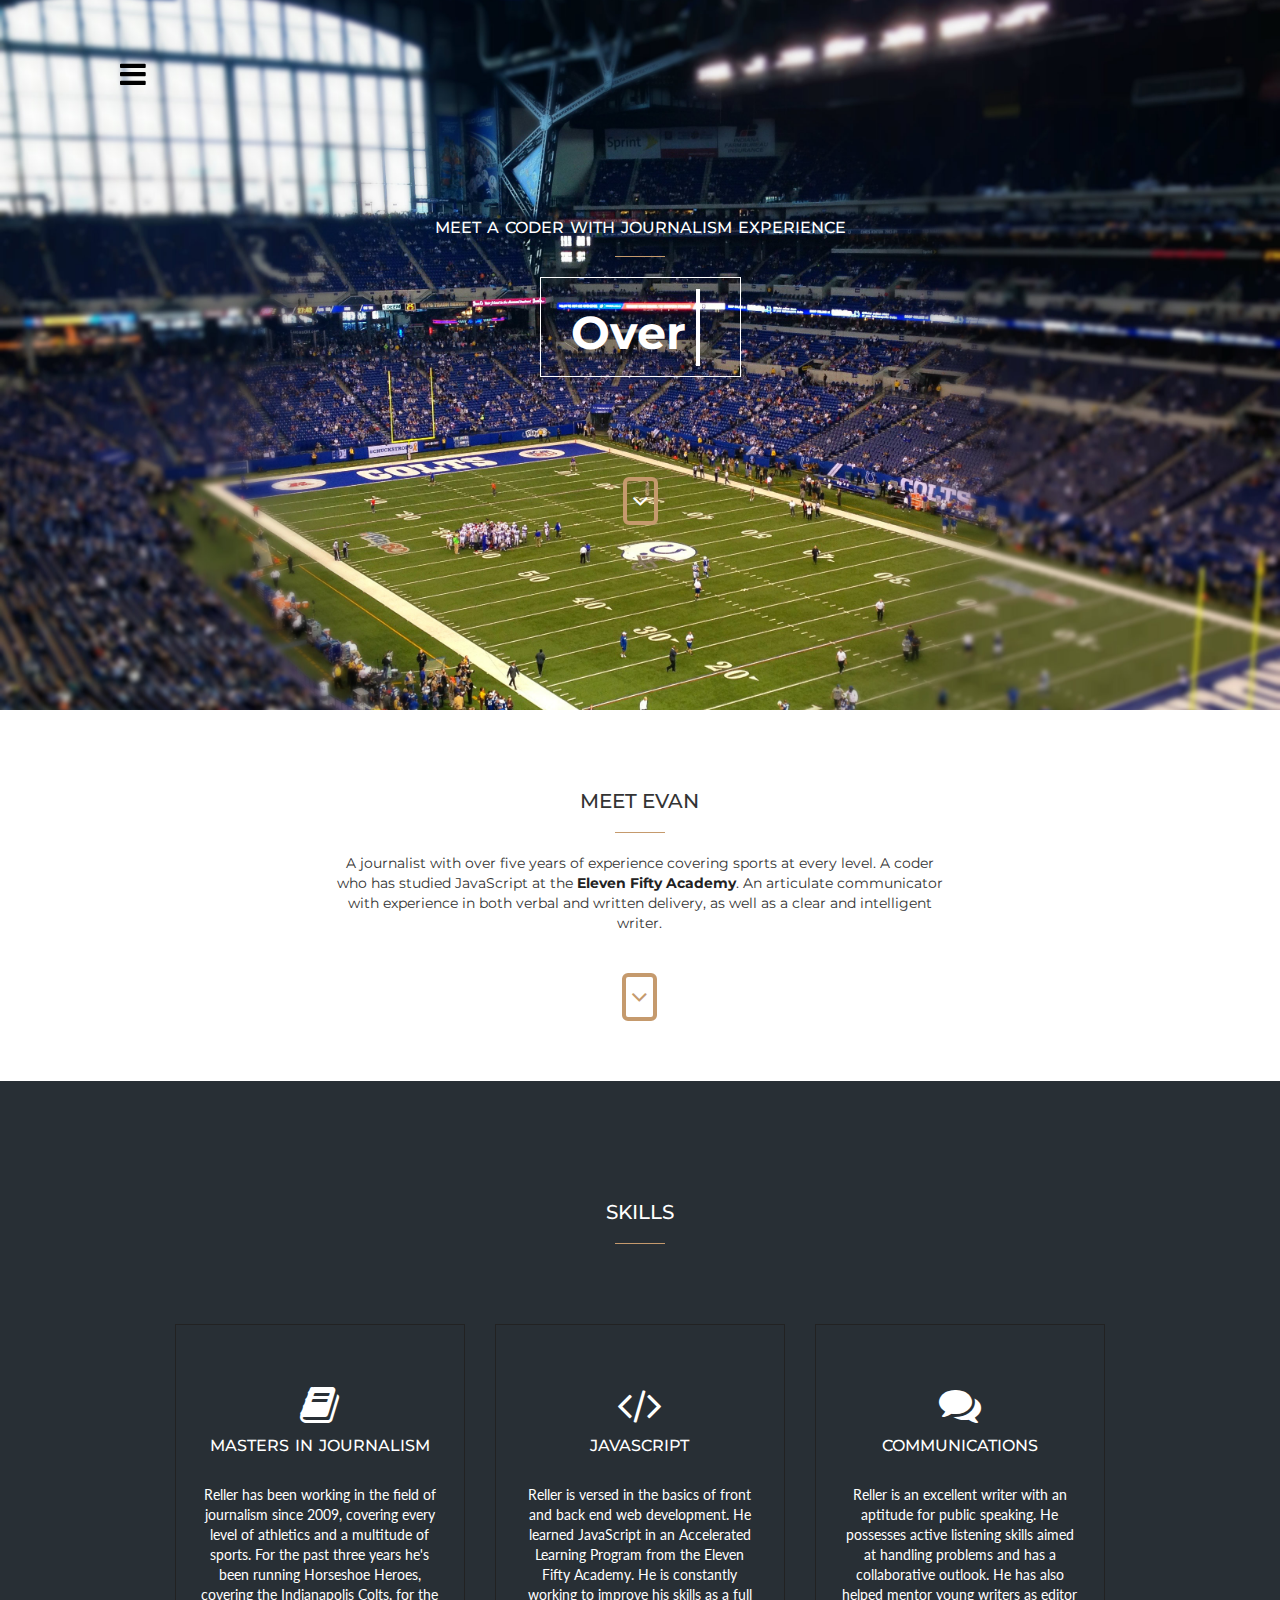
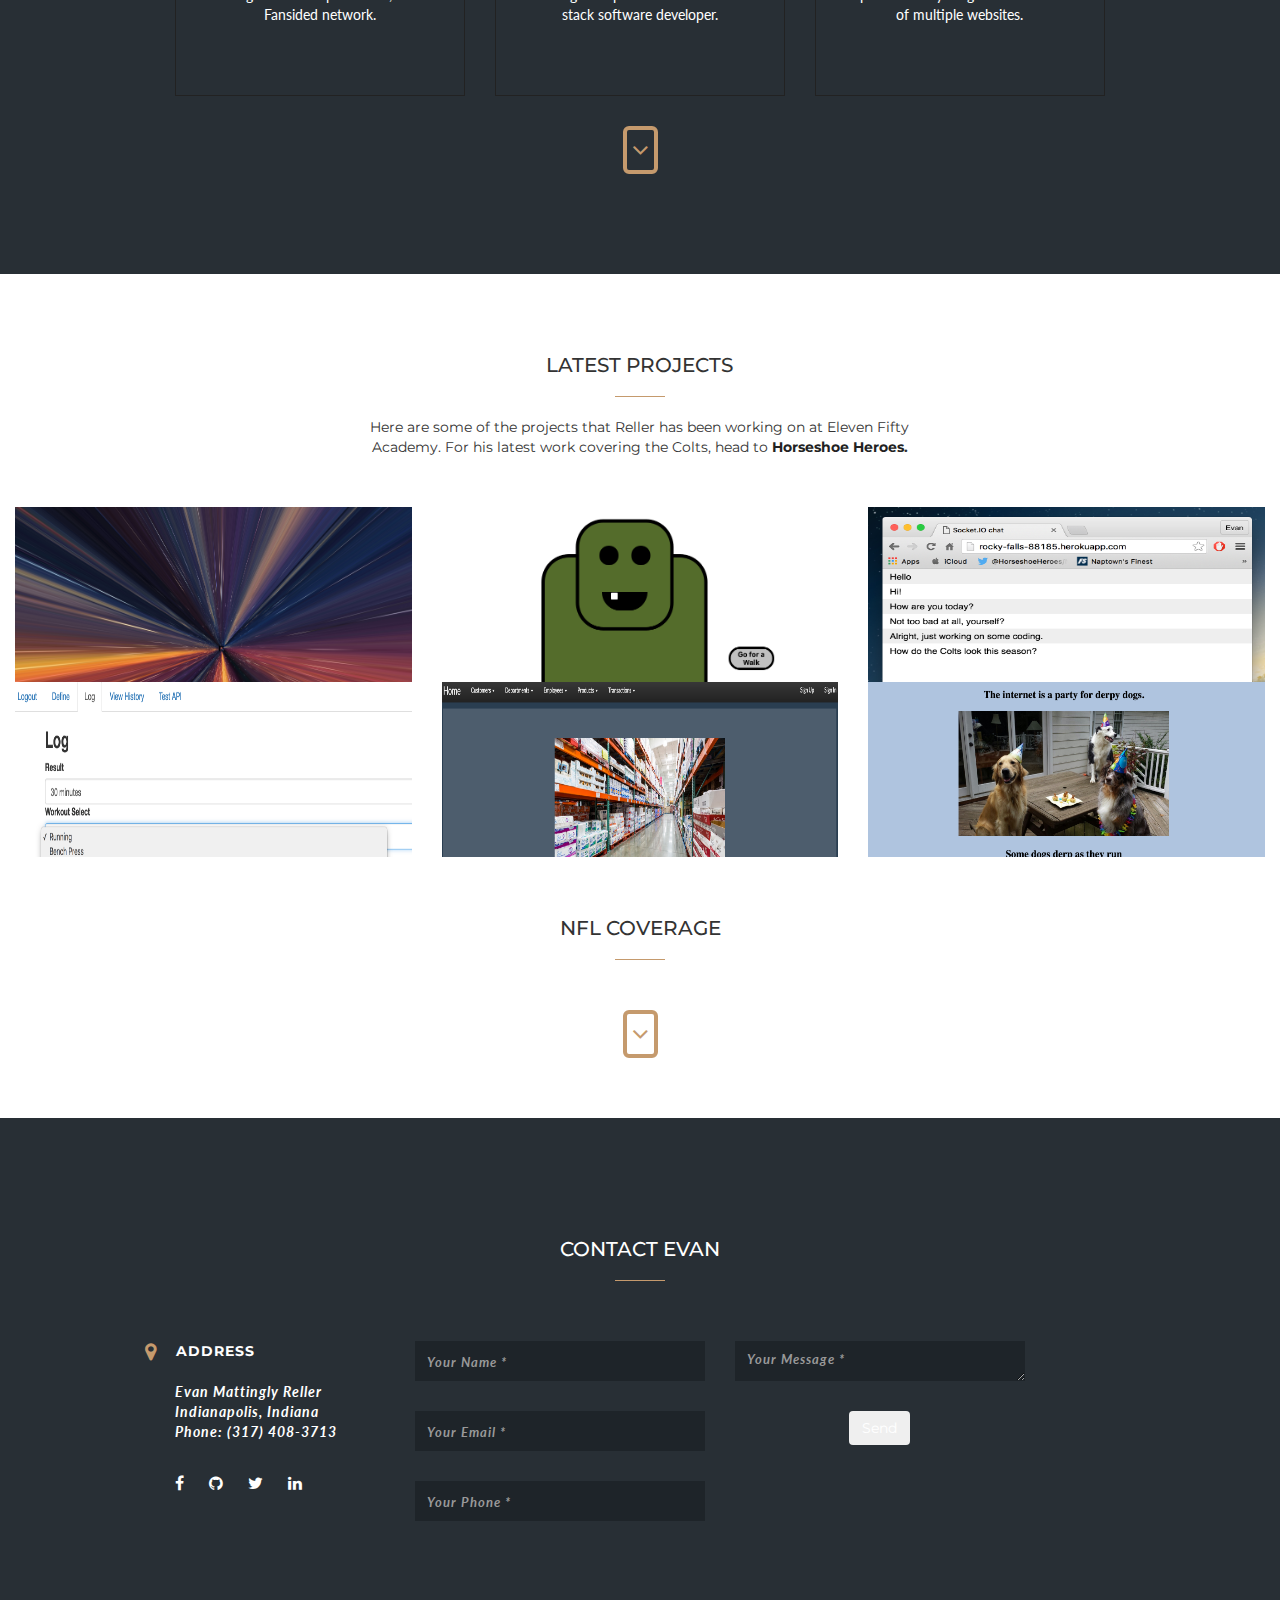
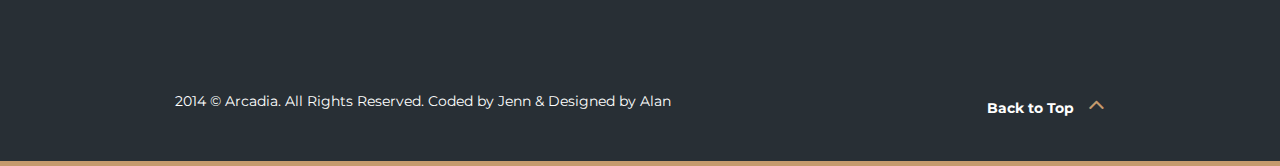
<file: index.html>
<!DOCTYPE html>
<html lang="en">
  <head>
    <!-- Basic Page Needs
    ================================================== -->
    <meta charset="utf-8">
    <!--[if IE]><meta http-equiv="x-ua-compatible" content="IE=9" /><![endif]-->
    <meta name="viewport" content="width=device-width, initial-scale=1">
    <title>Evan Mattingly Reller</title>
    <meta name="description" content="Your Description Here">
    <meta name="keywords" content="free boostrap, bootstrap template, freebies, free theme, free website, free portfolio theme, portfolio, personal, cv">
    <meta name="author" content="Jenn, ThemeForces.com">
    
    <!-- Favicons
    ================================================== -->
    <link rel="shortcut icon" href="img/favicon.ico" type="image/x-icon">
    <link rel="apple-touch-icon" href="img/apple-touch-icon.png">
    <link rel="apple-touch-icon" sizes="72x72" href="img/apple-touch-icon-72x72.png">
    <link rel="apple-touch-icon" sizes="114x114" href="img/apple-touch-icon-114x114.png">

    <!-- Bootstrap -->
    <link rel="stylesheet" type="text/css"  href="css/bootstrap.css">
    <link rel="stylesheet" type="text/css" href="font-awesome-4.2.0/css/font-awesome.css">
    <link rel="stylesheet" type="text/css" href="css/jasny-bootstrap.min.css">
    <link rel="stylesheet" type="text/css" href="css/animate.css">

    <!-- Slider
    ================================================== -->
    <link href="css/owl.carousel.css" rel="stylesheet" media="screen">
    <link href="css/owl.theme.css" rel="stylesheet" media="screen">

    <!-- Stylesheet
    ================================================== -->
    <link rel="stylesheet" type="text/css"  href="css/style.css">
    <link rel="stylesheet" type="text/css" href="css/responsive.css">


    <link href='http://fonts.googleapis.com/css?family=Montserrat:400,700' rel='stylesheet' type='text/css'>

    <script type="text/javascript" src="js/modernizr.custom.js"></script>

    <!-- HTML5 shim and Respond.js for IE8 support of HTML5 elements and media queries -->
    <!-- WARNING: Respond.js doesn't work if you view the page via file:// -->
    <!--[if lt IE 9]>
      <script src="https://oss.maxcdn.com/html5shiv/3.7.2/html5shiv.min.js"></script>
      <script src="https://oss.maxcdn.com/respond/1.4.2/respond.min.js"></script>
    <![endif]-->
    <link href="http://horseshoeheroes.com/author/ereller/feed/" rel="alternate" type="application/rss+xml" title="Latest from Horseshoe Heroes">
  </head>
  <body>

    <!-- Off Canvas Navigation
    ================================================== -->
    <div class="navmenu navmenu-default navmenu-fixed-left offcanvas"> <!--- Off Canvas Side Menu -->
        <div class="close" data-toggle="offcanvas" data-target=".navmenu">
            <span class="fa fa-close"></span>
        </div>
        <div class="add-margin"></div>
        <ul class="nav navmenu-nav"> <!--- Menu -->
            <li><a href="#home" class="page-scroll">Home</a></li>
            <li><a href="#meet-us" class="page-scroll">Overview</a></li>
            <li><a href="#services" class="page-scroll">Services</a></li>
            <li><a href="#works" class="page-scroll">Portfolio</a></li>
            <!--<li><a href="#about-us" class="page-scroll">About Evan</a></li>-->
            <li><a href="#contact" class="page-scroll">Contact Evan</a></li>
        </ul><!--- End Menu -->
    </div> <!--- End Off Canvas Side Menu -->

    <!-- Home Section -->
    <div id="home">
        <div class="container text-center">
            <!-- Navigation -->
            <nav id="menu" data-toggle="offcanvas" data-target=".navmenu">
                <span class="fa fa-bars"></span>
            </nav>

            <div class="content">
                <h4>Meet a coder with journalism experience</h4>
                <hr>
                <div class="header-text btn">
                    <h1><span id="head-title"></span></h1>
                </div>
            </div>

            <a href="#meet-us" class="down-btn page-scroll">
                <span class="fa fa-angle-down"></span>
            </a>
        </div>
    </div>

    <!-- Meet Us Section -->
    <div id="meet-us">
        <div class="container">
            <div class="row text-center">
                <div class="col-md-8 col-md-offset-2">
                    <div class="section-title">
                        <h2>Meet Evan</h2>
                        <hr>
                    </div>
                    <p>A journalist with over five years of experience covering sports at every level. A coder who has studied JavaScript at the <a href="https://elevenfifty.org/" target="_blank"><b>Eleven Fifty Academy</b></a>. An articulate communicator with experience in both verbal and written delivery, as well as a clear and intelligent writer.</p>
                    <a href="#services" class="down-btn page-scroll">
                        <span class="fa fa-angle-down"></span>
                    </a>
                </div>
            </div>
        </div>
    </div>

    <!-- Overview Video Section 
    <div id="overview-video">
        <div class="overlay">
            <div class="container">
                <a href="#">
                    <span class="fa fa-play"></span>
                </a>
            </div>
        </div>
    </div>
    -->

    <!-- Services Section -->
    <div id="services">
        <div class="container text-center">
            <div class="row">
                <div class="col-md-8 col-md-offset-2">
                    <div class="section-title">
                        <h2>Skills</h2>
                        <hr>
                    </div>
                </div>
            </div>

            <div class="space"></div>

            <div class="row">
                <div class="col-md-4 col-sm-4">
                    <div class="service">
                        <span class="fa fa-book fa-3x"></span>
                        <h4>Masters in Journalism</h4>
                        <p>Reller has been working in the field of journalism since 2009, covering every level of athletics and a multitude of sports. For the past three years he's been running Horseshoe Heroes, covering the Indianapolis Colts, for the Fansided network.</p>
                    </div>
                </div>

                <div class="col-md-4 col-sm-4">
                    <div class="service">
                        <span class="fa fa-code fa-3x"></span>
                        <h4>JavaScript</h4>
                        <p>Reller is versed in the basics of front and back end web development. He learned JavaScript in an Accelerated Learning Program from the Eleven Fifty Academy. He is constantly working to improve his skills as a full stack software developer. </p>
                    </div>
                </div>

                <div class="col-md-4 col-sm-4">
                    <div class="service">
                        <span class="fa fa-comments fa-3x"></span>
                        <h4>Communications</h4>
                        <p>Reller is an excellent writer with an aptitude for public speaking. He possesses active listening skills aimed at handling problems and has a collaborative outlook. He has also helped mentor young writers as editor of multiple websites.</p>
                    </div>
                </div>
            </div>
            <a href="#works" class="down-btn page-scroll">
                <span class="fa fa-angle-down"></span>
            </a>
        </div>
    </div>

    <!-- Call-to-Action Section -->
    <!--  <div id="cta">
        <div class="container text-center">
            <a href="#" class="btn go-to-btn">Check our shop</a>
        </div>
    </div>  -->

    <!-- Portfolio Section -->
    <div id="works">
        <div class="container">
            <div class="row text-center">
                <div class="col-md-8 col-md-offset-2">
                    <div class="section-title">
                        <h2>Latest Projects</h2>
                        <hr>
                    </div>
                    <p>Here are some of the projects that Reller has been working on at Eleven Fifty Academy. For his latest work covering the Colts, head to <a href="http://horseshoeheroes.com/author/ereller/" target="_blank"><b>Horseshoe Heroes<b/></a>.</p>
                </div>
            </div>
            <div class="space"></div>
        </div>
        <div class="container-fluid">
            <div class="row">
                <div class="col-md-4 col-sm-6">
                    <div class="portfolio-item">
                        <div class="hover-bg">
                            <a href="http://codepen.io/ereller/pen/grXWbR" target="_blank">
                                <div class="hover-text">
                                    <h5>CSS Effects</h5>
                                    <p class="lead">Hyperspace Tutorial</p>
                                    <div class="hline"></div>
                                </div>
                                <img src="Photos/hyperspace.jpg" class="img-responsive all" alt="...">
                            </a>
                        </div>
                    </div>
                </div>
                <div class="col-md-4 col-sm-6">
                    <div class="portfolio-item">
                        <div class="hover-bg">
                            <a href="http://codepen.io/ereller/full/PzpZVr/" target="_blank">
                                <div class="hover-text">
                                    <h5>CSS and jQuery</h5>
                                    <p class="lead">The Monster</p>
                                    <div class="hline"></div>
                                </div>
                                <img src="Photos/monster.jpg" class="img-responsive all" alt="...">
                            </a>
                        </div>
                    </div>
                </div>
                <div class="col-md-4 col-sm-6">
                    <div class="portfolio-item">
                        <div class="hover-bg">
                            <a href="http://rocky-falls-88185.herokuapp.com/?" target="_blank">
                                <div class="hover-text">
                                    <h5>Socket.io</h5>
                                    <p class="lead">Chat App</p>
                                    <div class="hline"></div>
                                </div>
                            </a>
                            <img src="Photos/chat.jpg" class="img-responsive all" alt="...">
                        </div>
                    </div>
                </div>
            </div>
            <div class="row">
                <div class="col-md-4 col-sm-6">
                    <div class="portfolio-item">
                        <div class="hover-bg">
                            <a href="https://workoutweb-1150-ereller.herokuapp.com/#" target="_blank">
                                <div class="hover-text">
                                    <h5>Fullstack</h5>
                                    <p class="lead">Workout Log</p>
                                    <div class="hline"></div>
                                </div>
                                <img src="Photos/WorkoutLog.jpg" class="img-responsive all" alt="...">
                            </a>
                        </div>
                    </div>
                </div>
                <div class="col-md-4 col-sm-6">
                    <div class="portfolio-item">
                        <div class="hover-bg">
                            <a href="http://superstore.mybluemix.net/" target="_blank">
                                <div class="hover-text">
                                    <h5>MEAN.JS</h5>
                                    <p class="lead">Superstore App</p>
                                    <div class="hline"></div>
                                </div>
                                <img src="Photos/Superstore.jpg" class="img-responsive all" alt="...">
                            </a>
                        </div>
                    </div>
                </div>
                <div class="col-md-4 col-sm-6">
                    <div class="portfolio-item">
                        <div class="hover-bg">
                            <a href="http://codepen.io/ereller/full/NAvGOg/" target="_blank">
                                <div class="hover-text">
                                    <h5>jQuery</h5>
                                    <p class="lead">Story Time</p>
                                    <div class="hline"></div>
                                </div>
                            </a>
                            <img src="Photos/jQuery_demo.jpg" class="img-responsive all" alt="...">
                        </div>
                    </div>
                </div>
            </div>
        </div>
        <div class="space"></div>
            <div class="text-center">
          <!--  <a href="http://codepen.io/ereller/pens/public/" target="_blank" class="btn read-more-btn">Check on Codepen</a>-->
          <h2>NFL Coverage</h2>
            <hr>
            <!-- RSS -->
   <div class="rss">
    <script type="text/javascript">document.write('\x3Cscript type="text/javascript" src="' + ('https:' == document.location.protocol ? 'https://' : 'http://') + 'feed.mikle.com/js/rssmikle.js">\x3C/script>');</script>
    <script type="text/javascript">(function() {var params = {rssmikle_url: "http://horseshoeheroes.com/author/ereller/feed/",rssmikle_frame_width: "300",rssmikle_frame_height: "340",frame_height_by_article: "0",rssmikle_target: "_top",rssmikle_font: "Lato, sans-serif",rssmikle_font_size: "14",rssmikle_border: "on",responsive: "on",rssmikle_css_url: "",text_align: "left",text_align2: "left",corner: "off",scrollbar: "off",autoscroll: "off",scrolldirection: "up",scrollstep: "3",mcspeed: "20",sort: "New",rssmikle_title: "on",rssmikle_title_sentence: "Evan Reller on Horseshoe Heroes",rssmikle_title_link: "http://horseshoeheroes.com/author/ereller",rssmikle_title_bgcolor: "#282F35",rssmikle_title_color: "#C59A6D",rssmikle_title_bgimage: "",rssmikle_item_bgcolor: "#FFFFFF",rssmikle_item_bgimage: "",rssmikle_item_title_length: "55",rssmikle_item_title_color: "#000000",rssmikle_item_border_bottom: "on",rssmikle_item_description: "on",item_link: "on",rssmikle_item_description_length: "150",rssmikle_item_description_color: "#000000",rssmikle_item_date: "gl1",rssmikle_timezone: "Etc/GMT",datetime_format: "%b %e, %Y",item_description_style: "text+tn",item_thumbnail: "full",item_thumbnail_selection: "auto",article_num: "3",rssmikle_item_podcast: "off",keyword_inc: "",keyword_exc: ""};feedwind_show_widget_iframe(params);})();</script>
   <!-- <div style="font-size:10px; text-align:center; "><a href="http://feed.mikle.com/" target="_blank" style="color:#CCCCCC;">RSS Feed Widget</a><!--Please display the above link in your web page according to Terms of Service.</div>  end  feedwind code -->
    </div>

            <a href="#contact" class="down-btn page-scroll"><span class="fa fa-angle-down"></span></a>
        </div>
    </div>



    <!-- Clients Section 
    <div id="clients">
        <div class="overlay">
            <div class="container text-center">
                <div class="section-title">
                    <h2>Our Partners</h2>
                    <hr>
                </div>

                <ul class="clients">
                    <li><a href="#"><img src="img/clients/01.png" class="img-responsive" alt="..."></a></li>
                    <li><a href="#"><img src="img/clients/02.png" class="img-responsive" alt="..."></a></li>
                    <li><a href="#"><img src="img/clients/03.png" class="img-responsive" alt="..."></a></li>
                    <li><a href="#"><img src="img/clients/04.png" class="img-responsive" alt="..."></a></li>
                </ul>
            </div>
        </div>
    </div>
-->

    <!-- About Us Section 
    <div id="about-us">
        <div class="container">
            <div class="row text-center">
                <div class="col-md-8 col-md-offset-2">
                    <div class="section-title">
                        <h2>About Us</h2>
                        <hr>
                    </div>
                    <p>At vero eos et accusamus et iusto odio dignissimos ducimus qui blanditiis praesentium voluptatum deleniti atque corrupti quos dolores et quas molestias excepturi sint occaecati cupiditate non provident.</p>
                </div>
            </div>
            <div class="space"></div>
            <div class="row">
                <div class="col-md-10 col-sm-10">
                    <div class="row">
                        <div class="col-md-4 col-sm-4">
                            <div class="team">
                                <img src="img/team/02.jpg" class="img-responsive img-circle" alt="...">
                                <br>
                                <h4>Lian Gwapa</h4>
                                <p class="small">CEO/Founder</p>
                                <hr>
                            </div>
                        </div>

                        <div class="col-md-4 col-sm-4">
                            <div class="team">
                                <img src="img/team/04.jpg" class="img-responsive img-circle" alt="...">
                                <br>
                                <h4>Jenn Pereira</h4>
                                <p class="small">Web Coder</p>
                                <hr>
                            </div>
                        </div>

                        <div class="col-md-4 col-sm-4">
                            <div class="team">
                                <img src="img/team/03.jpg" class="img-responsive img-circle" alt="...">
                                <br>
                                <h4>Alan Podemski</h4>
                                <p class="small">Web Designer</p>
                                <hr>
                            </div>
                        </div>

                    </div>
                </div>

                <div class="col-md-2 col-sm-2">
                    <div class="team hire">
                        <h4>We Are Hiring!</h4>
                        <hr>
                        <div class="space"></div>
                        <a href="#">
                            <span class="fa fa-paper-plane-o fa-2x"></span>
                        </a>
                    </div>
                </div>
            </div>

            <div class="text-center">
                <a href="#contact" class="page-scroll down-btn">
                    <span class="fa fa-angle-down"></span>
                </a>
            </div>

        </div>
    </div> -->

        <!-- Testimonial Section -->
    <!--  <div id="testimonials">
        <div class="overlay">
            <div class="container">
                <div class="section-title">
                    <h2>What my Clients Say...</h2>
                    <hr>
                </div>

                <div id="testimonial" class="owl-carousel owl-theme">
                  <div class="item">
                    <h3>Et iusto odio dignissimos ducimus qui blanditiis <br>praesentium voluptatum deleniti atque corrupti quos dolores et quas molestias excepturi sint <br>occaecati cupiditate non provident. </h3>
                    <br>
                    <h6>LJ, Abc Company</h6>
                  </div>

                  <div class="item">
                    <h3>Fusce dapibus, tellus ac cursus commodo, tortor<br> mauris condimentum. Duis mollis, est non commodo luctus, nisi erat </h3>
                    <br>
                    <h6>Kai, Web Geekster</h6>
                  </div>

                  <div class="item">
                    <h3>Cras justo odio, dapibus ac facilisis in, egestas <br>eget quam. Donec id elit non mi porta gravida at eget metus.</h3>
                    <br>
                    <h6>Jenn, Coders' Playground</h6>
                  </div>
                </div>
            </div>
        </div>
    </div> -->

    <!-- Contact Section -->
    <div id="contact">
        <div class="container">
            <div class="section-title text-center">
                <h2>Contact Evan</h2>
                <hr>
            </div>
            <div class="space"></div>

            <div class="row">
                <div class="col-md-3">
                    <address>
                        <strong>Address</strong><br>
                        <br>
                        Evan Mattingly Reller<br>
                        Indianapolis, Indiana<br>
                        Phone: (317) 408-3713
                        <ul class="social">
                            <li><a href="https://www.facebook.com/profile.php?id=6812757" target="_blank"><span class="fa fa-facebook"></span></a></li>
                            <li><a href="https://github.com/ereller25" target="_blank"><span class="fa fa-github"></span></a></li>
                            <li><a href="https://twitter.com/ereller25" target="_blank"><span class="fa fa-twitter"></span></a></li>
                            <li><a href="https://www.linkedin.com/profile/preview?vpa=pub&locale=en_US" target="_blank"><span class="fa fa-linkedin"></span></a></li>
                          </ul>
                    </address>
                </div>

<!-- 
START WITH THIS, make it work then weave in what Arcadia has. 
    <form action="https://formspree.io/ereller25@gmail.com"
      method="POST">
    <input type="text" name="name">
    <input type="email" name="_replyto">
    <input type="submit" value="Send">
</form>
-->


                <!-- <div class="col-md-9">
                    <form autocomplete="off">
                        <div class="row">
                            <div class="col-md-6">
                                <input type="text" class="form-control" placeholder="Your Name">
                                <input type="text" class="form-control" placeholder="Phone No.">
                            </div>
                            <div class="col-md-6">
                                <input type="text" class="form-control" placeholder="Email">
                                <input type="text" class="form-control" placeholder="Subject">
                            </div>
                        </div>
                        <textarea class="form-control" rows="4" placeholder="Message"></textarea>
                        <div class="text-right">
                            <a href="#" class="btn send-btn">Send</a>
                        </div>
                    </form>
                </div> -->
                       <form action="https://formspree.io/ereller25@gmail.com" method="POST">


      <!--  <div class="col-md-9">
                    <h2 class="section-heading"><i class="fa fa-envelope-o" aria-hidden="true"></i>Contact me</h2>

                    <h3 class="section-subheading text-muted">Let me know if you have any questions.</h3>
                </div> -->

        <div class="col-md-4">
           <div class="form-group">
               <input type="text" class="form-control" placeholder="Your Name *" id="name" required="" data-validation-required-message="Please enter your name." name="name">
               <p class="help-block text-danger"></p>
           </div>
           <div class="form-group">
               <input type="email" class="form-control" placeholder="Your Email *" id="email" required="" data-validation-required-message="Please enter your email address." name="_replyto">
               <p class="help-block text-danger"></p>
           </div>
           <div class="form-group">
               <input type="tel" class="form-control" placeholder="Your Phone *" id="phone" required="" data-validation-required-message="Please enter your phone number." name="phone">
               <p class="help-block text-danger"></p>
           </div>
       </div>
       <div class="col-md-4">
           <div class="form-group">
               <textarea class="form-control" placeholder="Your Message *" id="message" required="" data-validation-required-message="Please enter a message." name="message"></textarea>
               <p class="help-block text-danger"></p>
           </div>
       </div>
       <div class="col-md-4 text-center">
                <button type="submit" class="btn send-btn">Send</button>
        </div>

</form>
            </div>
        </div>
    </div>

    <nav id="footer">
        <div class="container">
             <div class="pull-left">
                <p>2014 © Arcadia. All Rights Reserved. Coded by <a href="https://dribbble.com/jennpereira">Jenn</a> & Designed by <a href="https://dribbble.com/alanpodemski">Alan</a></p>
            </div>
            <div class="pull-right"> 
                <a href="#home" class="page-scroll">Back to Top <span class="fa fa-angle-up"></span></a>
            </div>
        </div>
    </nav>


    <!-- jQuery (necessary for Bootstrap's JavaScript plugins) -->
    <script src="https://ajax.googleapis.com/ajax/libs/jquery/1.11.1/jquery.min.js"></script>
    <script type="text/javascript" src="js/jquery.1.11.1.js"></script>
    <!-- Include all compiled plugins (below), or include individual files as needed -->
    <script type="text/javascript" src="js/bootstrap.js"></script>
    <script type="text/javascript" src="js/SmoothScroll.js"></script>
    <script type="text/javascript" src="js/jasny-bootstrap.min.js"></script>

    <script src="js/owl.carousel.js"></script>
    <script src="js/typed.js"></script>
    <script>
      $(function(){
          $("#head-title").typed({
            strings: ["Over five years in journalism^1000", "Experience with JavaScript^1000" ,"Excellent communicator^1000"],
            typeSpeed: 100,
            loop: true,
            startDelay: 100
          });
      });
    </script>

    <!-- Javascripts
    ================================================== -->
    <script type="text/javascript" src="js/main.js"></script>

  </body>
</html>
</file>
<file: css/style.css>
@import url(http://fonts.googleapis.com/css?family=Montserrat:400,700);
@import url(http://fonts.googleapis.com/css?family=Lato:100,300,400,700,900,100italic,300italic,400italic,700italic,900italic);


body, html{
  -webkit-font-smoothing: antialiased !important;
  -moz-osx-font-smoothing: grayscale;
  overflow-y: auto;
  overflow-x: hidden;
  font-family: 'Montserrat', sans-serif;
}
@media (min-width: 1200px){
	.container {
		width: 960px;
	}
}
h1{
	font-weight: 700;
	font-size: 46px;
}

h2{
	text-transform: uppercase;
	font-size: 20px;
}
h3{
	font-size: 14px;
	font-style: italic;
	font-weight: 100;
	line-height: 26px;
}

h4{
	text-transform: uppercase;
	font-size: 16px;
	word-spacing: 2px;
}
h5{
	text-transform: uppercase;
	font-size: 12px;
	word-spacing: 2px;
}
h6{
	text-transform: uppercase;
	font-size: 10px;
	word-spacing: 2px;
	letter-spacing: 2px;
}

p{
	font-weight: 400;
}
hr{
	width: 50px;
	border-color: #c59a6d;
}
a {color: #222222}
a:hover,
a:focus{
	color: #c59a6d;
	text-decoration: none;
}
#home{
	background: url(../Photos/stadium3.jpg);
	background-size: cover;
	background-position: center;
	background-repeat: no-repeat;
	background-attachment: fixed;
	height: auto;
	min-height: 710px;	
	padding-top: 60px;
	color: #ffffff;
}
#home a.down-btn span.fa.fa-angle-down {
	font-size: 26px;
	border: 4px solid #c59a6d;
	border-radius: 6px;
	padding: 7px 5px;
	position: relative;
	margin-top: 100px;
	color: #ffffff;
	cursor: pointer;
}
.content{
	padding-top: 16%;
}
.header-text.btn{
	border: 1px solid #ffffff;
	border-radius: 0;
	padding: 10px 30px;
	height: 100px;
}
.header-text.btn:hover{
	color: inherit;
}
.header-text.btn:focus, 
.header-text.btn:active:focus, 
.header-text.btn.active:focus, 
.header-text.btn.focus, 
.header-text.btn:active.focus, 
.header-text.btn.active.focus {
	outline: thin dotted transparent;
	outline: none;
	outline-offset: -2px;
}
.typed-cursor {
	opacity: 1;
	padding: 10px 2px;
	background: #ffffff;
	margin: 10px;
	-webkit-animation: blink 0.5s linear infinite;
    -moz-animation: blink 0.5s linear infinite;
    animation: blink 0.5s linear infinite;
}
@keyframes blink{
    0% { opacity:1; }
    50% { opacity:0; }
    100% { opacity:1; }
}
@-webkit-keyframes blink{
    0% { opacity:1; }
    50% { opacity:0; }
    100% { opacity:1; }
}
@-moz-keyframes blink{
    0% { opacity:1; }
    50% { opacity:0; }
    100% { opacity:1; }
}
span.typed-cursor {
	top: -5px;
	position: relative;
}
/*.header-text{
	margin-top: 20px;	
	position: absolute;
	border: 1px solid #ffffff;
	left: 25%;
	right: 25%;
}
.header-text h1{
	padding: 20px;
	position: relative;
	margin: 0 auto;
}*/
nav#menu span.fa.fa-bars{
	font-size: 30px;
	position: fixed;
	left: 120px;
	color: #000000;
	cursor: pointer;
	z-index: 1;
}

.navmenu, .navbar-offcanvas {
width: 270px;
z-index: 10;
}
.navmenu-default, 
.navbar-default .navbar-offcanvas {
	background-color: #1E2429;
	border-color: #1E2429;
	border: 0;
}
.navmenu-default .navmenu-nav>li>a:hover, 
.navbar-default .navbar-offcanvas .navmenu-nav>li>a:hover, 
.navmenu-default .navmenu-nav>li>a:focus, 
.navbar-default .navbar-offcanvas .navmenu-nav>li>a:focus {
color: #C59A6D;
background-color: transparent;
}
.nav > li {
position: relative;
display: block;
text-align: center;
}
.navmenu-default .navmenu-nav>li>a, 
.navbar-default .navbar-offcanvas .navmenu-nav>li>a {
color: #ffffff;
text-transform: uppercase;
font-size: 12px;
line-height: 30px;
}
nav#menu span.fa.fa-bars:hover {
color: #C59A6D;
}
.navmenu-default .navmenu-nav>.active>a, 
.navbar-default .navbar-offcanvas .navmenu-nav>.active>a, 
.navmenu-default .navmenu-nav>.active>a:hover, 
.navbar-default .navbar-offcanvas .navmenu-nav>.active>a:hover, 
.navmenu-default .navmenu-nav>.active>a:focus, 
.navbar-default .navbar-offcanvas .navmenu-nav>.active>a:focus {
color: #C59A6D;
background-color: transparent;
}

.close:hover{
	background: #c59a6d;
	color: #ffffff;
	opacity: 1;
}
.close{
	background: #fff;
	padding: 10px 12px;
	opacity: 1;
	transition: all 0.3s;
}
.add-margin{
	margin-top: 200px;
}

#works,
#meet-us{
	padding: 60px 0;
}

#services,
#about-us{
	background: #282f35;
	padding: 100px 0;
	color: #ffffff;
}

a.down-btn span.fa.fa-angle-down {
	font-size: 26px;
	border: 4px solid #c59a6d;
	border-radius: 6px;
	padding: 7px 5px;
	position: relative;
	cursor: pointer;
	color: #c59a6d;
	margin-top: 30px;
}

#overview-video {
	background: url(../img/bg2.jpg);
	background-size: cover;
	background-position: center;
	background-repeat: no-repeat;
	background-attachment: scroll;
	text-align: center;
}

#overview-video .overlay{
	background: rgba(34, 34, 34, 0.85);
	height: auto;
	min-height: 200px;
	padding: 12% 0 ;
}

#overview-video a span.fa.fa-play {
	font-size: 40px;
	color: #fff;
	text-align: center;
	margin: auto 0;
}

.service{
	border: 1px solid #222;
	margin-top: 20px;
	margin-bottom: 0px;
	transition: all 0.3s;
	position: relative;
	padding: 60px 25px;
}
.service:hover>h4,
.service:hover>span.fa{
	color: #c59a6d;
}
.service:hover{
	border-color: #c59a6d;
	margin-top: 0px;
	margin-bottom: 0px;
	cursor: pointer;
	padding-top: 80px;
	padding-bottom: 80px;
}
.service p{
	font-size: 14px;
	padding-top: 20px;
	font-family: 'Lato', sans-serif;
}
.space{ padding-top: 40px; }

.rss {
  padding-right: 180px;
  padding-left: 180px;
  margin-right: auto;
  margin-left: auto;
}

#cta{
	background: #282f35;
	padding: 4% 0;
}

a.btn.go-to-btn{
	text-transform: uppercase;
	border: 1px solid #c59a6d;
	word-spacing: 2px;
	padding: 7px 30px;
	border-radius: 2px;
	font-size: 12px;
	color: #ffffff;
	transition: all 0.5s;
}
a.btn.go-to-btn:hover{
	background: #c59a6d;
	color: #282f35;
}

.nopadding{
	padding: 0;
	margin: 0;
}

.portfolio-item .hover-bg{
	height: 175px;
	overflow: hidden;
	position: relative;
}

.hover-bg .hover-text {
	position: absolute;
	text-align: center;
	margin: 0 auto;
	color: #ffffff;
	background: rgba(0, 0, 0, 0.66);
	padding: 15% 0;
	height: 100%;
	width: 100%;
	opacity: 0;
    transition: all 0.5s;
}
img.all{
	height: 280px;
	width: 400px;
}
.hover-bg .hover-text>h5{
	opacity: 0;
	-webkit-transform: translateY(100%);
            transform: translateY(100%);
            transition: all 0.3s;
}
.hover-bg:hover .hover-text>h5{
	opacity: 1;
    -webkit-backface-visibility:hidden;
    -webkit-transform: translateY(0);
            transform: translateY(0);
}
.hover-bg .hover-text>.hline{
	opacity: 0;
	-webkit-transform: translateY(0);
            transform: translateY(0);
            transition: all 0.3s;
}
.hover-bg:hover .hover-text>.hline{
	opacity: 1;
    -webkit-backface-visibility:hidden;
   -webkit-transform: translateY(100%);
            transform: translateY(100%);
}
.hover-bg:hover .hover-text{
	opacity: 1;
}
.hline{
	height: 5px;
	width: 30px;
	border-top: 2px solid #f1f1f1;
	margin: 0 auto
}

.hover-text p.lead{
	color: #c59a6d;
}


a.btn.read-more-btn{
	text-transform: uppercase;
	background: #c59a6d;
	color: #282f35;
	word-spacing: 2px;
	padding: 7px 30px;
	border-radius: 2px;
	font-size: 12px;
	color: #ffffff;
	transition: all 0.5s;
}
a.btn.read-more-btn:hover{
	background: #222222;
	color: #ffffff;
}

a.btn.send-btn{
	text-transform: uppercase;
	background: #c59a6d;
	color: #282f35;
	padding: 15px 35px;
	border-radius: 0;
	font-size: 12px;
	color: #ffffff;
	transition: all 0.5s;
}
a.btn.send-btn:hover{
	background: transparent;
	border: 1px solid #c59a6d;
	color: #ffffff;
}

#clients {
	background: url(../img/bg3.jpg);
	background-size: cover;
	background-position: center;
	background-repeat: no-repeat;
	background-attachment: fixed;
	text-align: center;
}

#clients .overlay{
	background: rgba(34, 34, 34, 0.85);
	height: auto;
	min-height: 200px;
	padding: 8% 0 ;
	color: #ffffff;
}

ul, ol{
	padding: 0;
	moz-padding: 0;
	webkit-padding: 0;
}

ul.clients li{
	display: inline-block;
	padding: 20px 40px;
	vertical-align: middle;
}

.team {
	border: 1px solid #c3c3c3;
	padding: 70px 20px;
	text-align: center;
	opacity: 0.7;
	transition: all 0.8s;
	max-height: 340px;
	margin-bottom: 30px;
}
.team:hover.hire,
.team.hire{
	height: 340px;
	border-color: #c59a6d;
	color: #c59a6d;
	opacity: 1;
}

.team.hire>a{
	color: #c59a6d;
}
.team hr{
	border-width: 2px;
	border-color: #dcc2a7;
}
.team:hover{
	opacity: 1;
	border: 1px solid #222;
}
.team img {
	width: 80px;
	margin: 0 auto;
}

#testimonials {
	background: url(../img/bg4.jpg);
	background-size: cover;
	background-position: center;
	background-repeat: no-repeat;
	background-attachment: scroll;
	text-align: center;
}

#testimonials .overlay{
	background: rgba(34, 34, 34, 0.85);
	height: auto;
	min-height: 200px;
	padding: 5% 0 ;
	color: #ffffff;
}

.owl-theme .owl-controls .owl-page span {
	display: block;
	width: 10px;
	height: 10px;
	margin: 2px 5px;
	filter: Alpha(Opacity=50);
	opacity: 0.5;
	-webkit-border-radius: 20px;
	-moz-border-radius: 20px;
	border-radius: 0;
	background: #C59A6D;
}

#contact{
	background: #282f35;
	padding: 100px 0;
	color: #ffffff;
}

ul.social li{
	display: inline-block;
	margin-right: 20px;
	margin-top: 30px;
}

ul.social li a{
	color: #ffffff;
	font-size: 16px;
}

address strong{
	text-transform: uppercase;
	font-style: normal;
	font-family: 'Montserrat', sans-serif;
}
address:before{
	content: "\f041";
	display: inline-block;
  	font: normal normal normal 14px/1 FontAwesome;
  	font-size: 20px;
  	text-rendering: auto;
  	-webkit-font-smoothing: antialiased;
  	-moz-osx-font-smoothing: grayscale;
  	color: #c59a6d;
  	vertical-align: middle;
  	margin-right: 15px;
  	margin-left: -30px;
}
address{
	font-style: italic;
	font-size: 14px;
	font-family: 'Lato', sans-serif;
	letter-spacing: 1px;
}

#contact input.form-control,
#contact textarea.form-control {
margin-bottom: 30px;
}

#contact .form-control {
	display: block;
	width: 100%;
	height: 40px;
	padding: 7px 12px;
	font-size: 14px;
	line-height: 1.42857143;
	color: #555;
	background-color: #1e2429;
	background-image: none;
	border: 0;
	border-top: 2px solid transparent;
	border-radius: 0;
	-webkit-box-shadow: none;
	box-shadow: none;
	-webkit-transition: none;
	-o-transition: none;
	transition: none;
	transition: all 0.5s;
}

#contact .form-control:focus {
	border-color: #C59A6D;
	outline: 0;
	-webkit-box-shadow: none;
	box-shadow: none;
}
input::-webkit-input-placeholder, textarea::-webkit-input-placeholder { 
    color:    #222222;
    font-family: 'Lato', sans-serif;
    font-size: 13px;
    letter-spacing: 1px;
    font-style: italic;
}
input:-moz-placeholder, textarea:-moz-placeholder { 
    color:    #222222;
    font-family: 'Lato', sans-serif;
    font-size: 13px;
    letter-spacing: 1px;
    font-style: italic;
}
input::-moz-placeholder, textarea::-moz-placeholder { 
    color:    #222222;
    font-family: 'Lato', sans-serif;
    font-size: 13px;
    letter-spacing: 1px;
    font-style: italic;
}
input:-ms-input-placeholder, textarea:-ms-input-placeholder { 
    color:    #222222;
    font-family: 'Lato', sans-serif;
    font-size: 13px;
    letter-spacing: 1px;
    font-style: italic;
}

nav#footer{
	background: #282f35;
	padding: 40px 0;
	color: #ffffff;
	border-bottom: 5px solid #c59a6d;
}
#footer span.fa{
	color: #c59a6d;
	font-size: 26px;
	margin-left: 10px;
}
#footer a{
	color: #ffffff;
}
#footer a:hover{
	color: #c59a6d;}
</file>
<file: css/responsive.css>
@media only screen and (max-width: 608px){
nav#menu span.fa.fa-bars {
left: 60px;
}
.header-text.btn {
height: auto;
white-space: inherit;
}
.hover-bg .hover-text {
padding: 15% 0;
}
}

@media only screen and (max-width: 460px){
h3 {
    font-size: 12px;
}
nav#menu span.fa.fa-bars {
left: 30px;
}
.content {
padding-top: 30%;
}
.hover-bg .hover-text {
padding: 20% 0;
}
#overview-video .overlay {
    padding: 30% 0px;
}
}
@media only screen and (max-width: 360px){
h1 {
    font-size: 36px;
}
h3 {
    font-size: 11px;
}
hover-bg .hover-text {
    padding: 25% 0px;
}
.pull-left,
.pull-right {
    float: none !important;
    text-align: center;
}
}
@media only screen and (max-width: 320px){
h1 {
    font-size: 30px;
}
hover-bg .hover-text {
    padding: 30% 0px;
}
}
</file>
